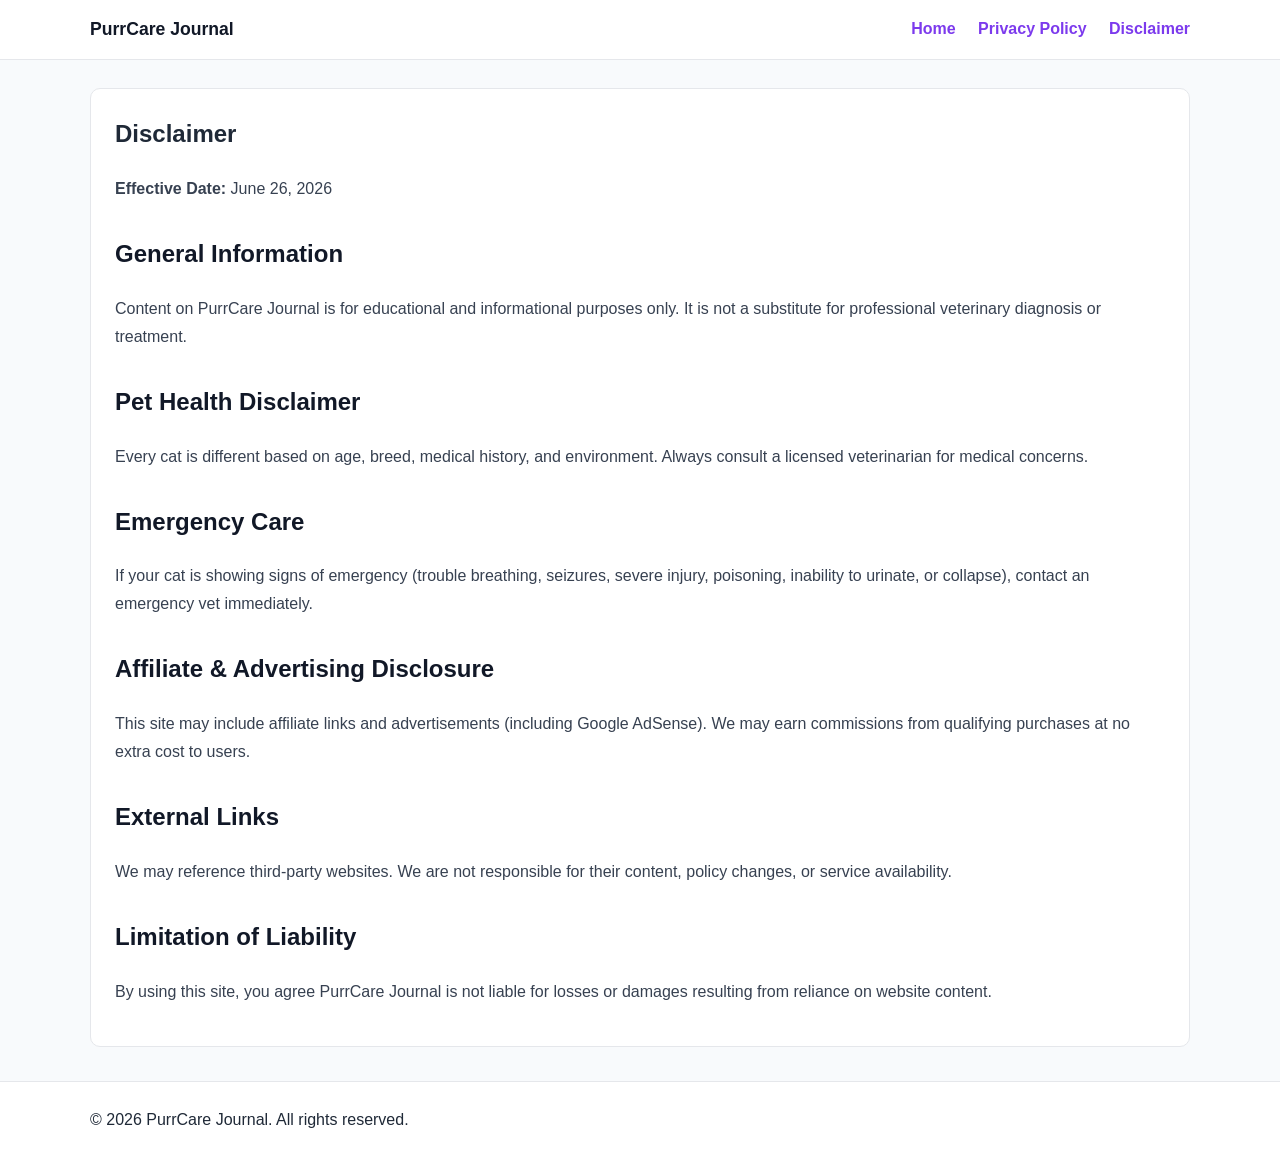
<file: public/disclaimer.html>
<!DOCTYPE html>
<html lang="en">
<head>
  <meta charset="UTF-8" />
  <meta name="viewport" content="width=device-width, initial-scale=1.0" />
  <title>Disclaimer | PurrCare Journal</title>
  <meta name="description" content="Disclaimer for PurrCare Journal." />
  <meta name="robots" content="index, follow" />
  <link rel="canonical" href="https://example.com/disclaimer.html" />
  <link rel="stylesheet" href="style.css" />
</head>
<body>
<header class="site-header">
  <div class="container nav-wrap">
    <a href="index.html" class="logo">PurrCare Journal</a>
    <nav aria-label="Main navigation">
      <a href="index.html">Home</a>
      <a href="privacy-policy.html">Privacy Policy</a>
      <a href="disclaimer.html">Disclaimer</a>
    </nav>
  </div>
</header>

<main class="container">
  <article class="page">
    <h1>Disclaimer</h1>
    <p><strong>Effective Date:</strong> June 26, 2026</p>

    <h2>General Information</h2>
    <p>
      Content on PurrCare Journal is for educational and informational purposes only.
      It is not a substitute for professional veterinary diagnosis or treatment.
    </p>

    <h2>Pet Health Disclaimer</h2>
    <p>
      Every cat is different based on age, breed, medical history, and environment.
      Always consult a licensed veterinarian for medical concerns.
    </p>

    <h2>Emergency Care</h2>
    <p>
      If your cat is showing signs of emergency (trouble breathing, seizures, severe injury,
      poisoning, inability to urinate, or collapse), contact an emergency vet immediately.
    </p>

    <h2>Affiliate & Advertising Disclosure</h2>
    <p>
      This site may include affiliate links and advertisements (including Google AdSense).
      We may earn commissions from qualifying purchases at no extra cost to users.
    </p>

    <h2>External Links</h2>
    <p>
      We may reference third-party websites. We are not responsible for their content,
      policy changes, or service availability.
    </p>

    <h2>Limitation of Liability</h2>
    <p>
      By using this site, you agree PurrCare Journal is not liable for losses or damages
      resulting from reliance on website content.
    </p>
  </article>
</main>

<footer class="site-footer">
  <div class="container">
    <p>© 2026 PurrCare Journal. All rights reserved.</p>
  </div>
</footer>
</body>
</html>
</file>
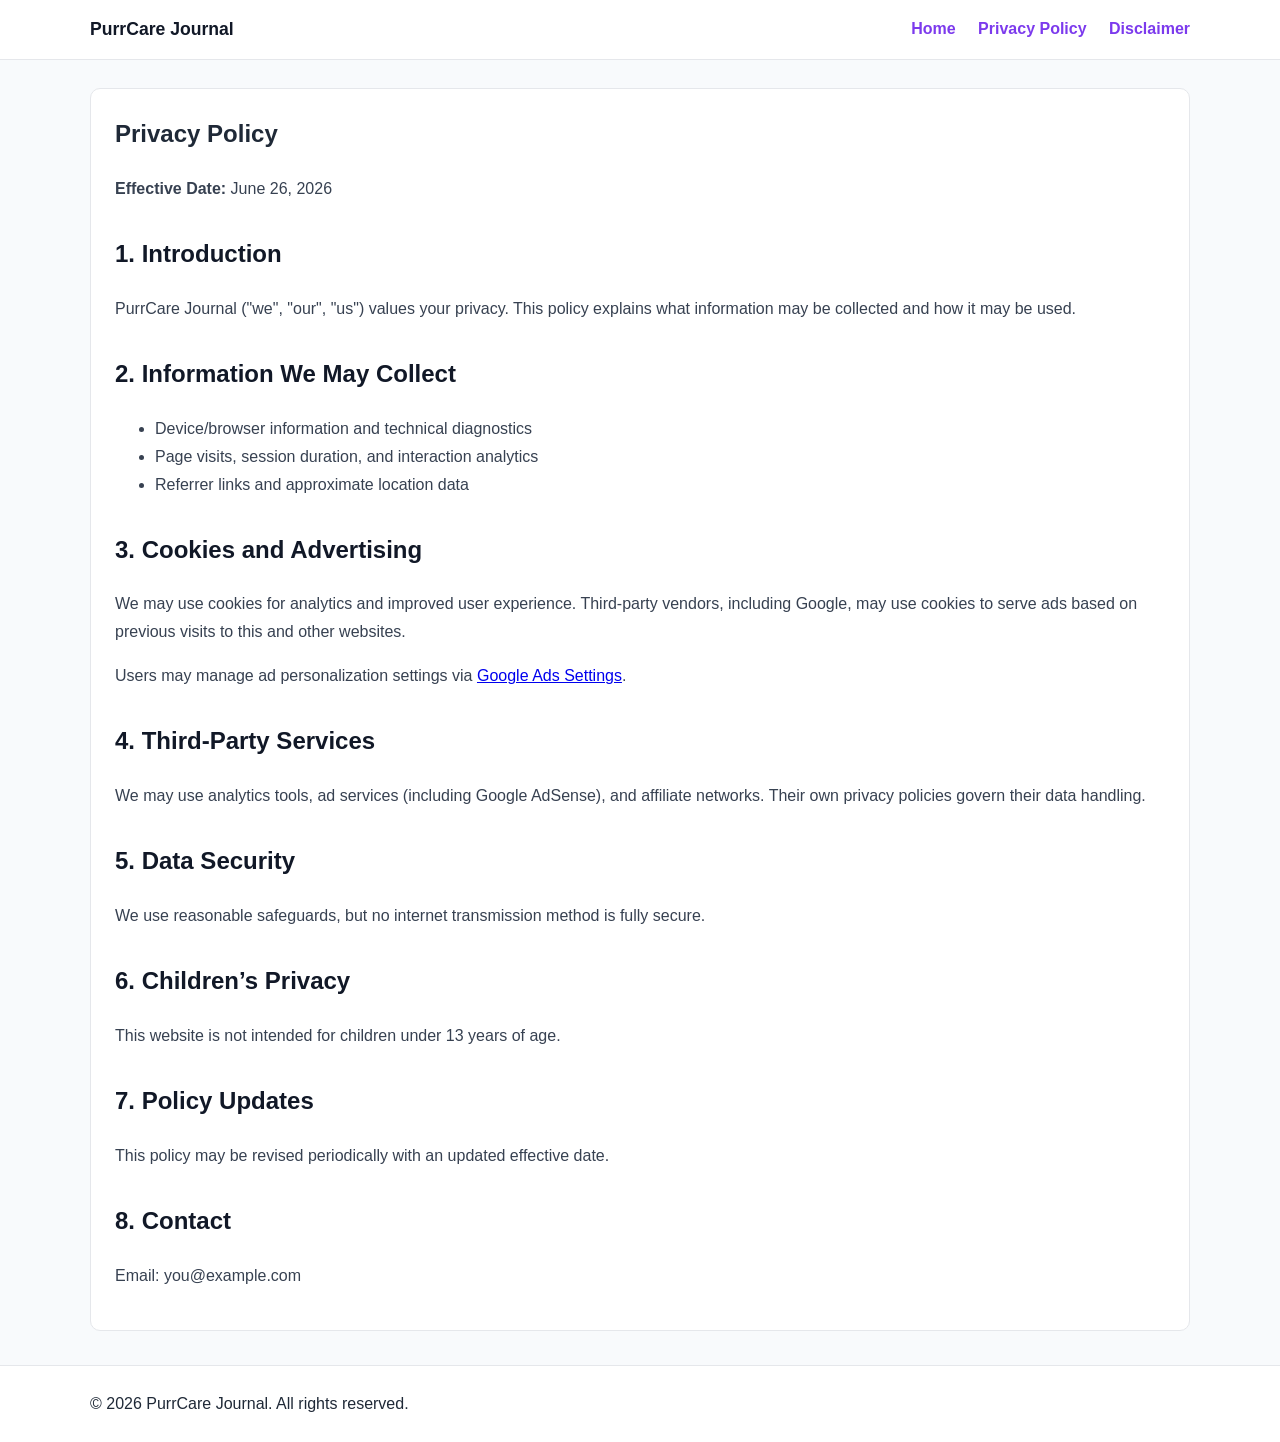
<file: public/privacy-policy.html>
<!DOCTYPE html>
<html lang="en">
<head>
  <meta charset="UTF-8" />
  <meta name="viewport" content="width=device-width, initial-scale=1.0" />
  <title>Privacy Policy | PurrCare Journal</title>
  <meta name="description" content="Privacy Policy for PurrCare Journal." />
  <meta name="robots" content="index, follow" />
  <link rel="canonical" href="https://example.com/privacy-policy.html" />
  <link rel="stylesheet" href="style.css" />
</head>
<body>
<header class="site-header">
  <div class="container nav-wrap">
    <a href="index.html" class="logo">PurrCare Journal</a>
    <nav aria-label="Main navigation">
      <a href="index.html">Home</a>
      <a href="privacy-policy.html">Privacy Policy</a>
      <a href="disclaimer.html">Disclaimer</a>
    </nav>
  </div>
</header>

<main class="container">
  <article class="page">
    <h1>Privacy Policy</h1>
    <p><strong>Effective Date:</strong> June 26, 2026</p>

    <h2>1. Introduction</h2>
    <p>
      PurrCare Journal ("we", "our", "us") values your privacy.
      This policy explains what information may be collected and how it may be used.
    </p>

    <h2>2. Information We May Collect</h2>
    <ul>
      <li>Device/browser information and technical diagnostics</li>
      <li>Page visits, session duration, and interaction analytics</li>
      <li>Referrer links and approximate location data</li>
    </ul>

    <h2>3. Cookies and Advertising</h2>
    <p>
      We may use cookies for analytics and improved user experience. Third-party vendors, including Google,
      may use cookies to serve ads based on previous visits to this and other websites.
    </p>
    <p>
      Users may manage ad personalization settings via
      <a href="https://www.google.com/settings/ads" target="_blank" rel="nofollow noopener">Google Ads Settings</a>.
    </p>

    <h2>4. Third-Party Services</h2>
    <p>
      We may use analytics tools, ad services (including Google AdSense), and affiliate networks.
      Their own privacy policies govern their data handling.
    </p>

    <h2>5. Data Security</h2>
    <p>We use reasonable safeguards, but no internet transmission method is fully secure.</p>

    <h2>6. Children’s Privacy</h2>
    <p>This website is not intended for children under 13 years of age.</p>

    <h2>7. Policy Updates</h2>
    <p>This policy may be revised periodically with an updated effective date.</p>

    <h2>8. Contact</h2>
    <p>Email: you@example.com</p>
  </article>
</main>

<footer class="site-footer">
  <div class="container">
    <p>© 2026 PurrCare Journal. All rights reserved.</p>
  </div>
</footer>
</body>
</html>
</file>
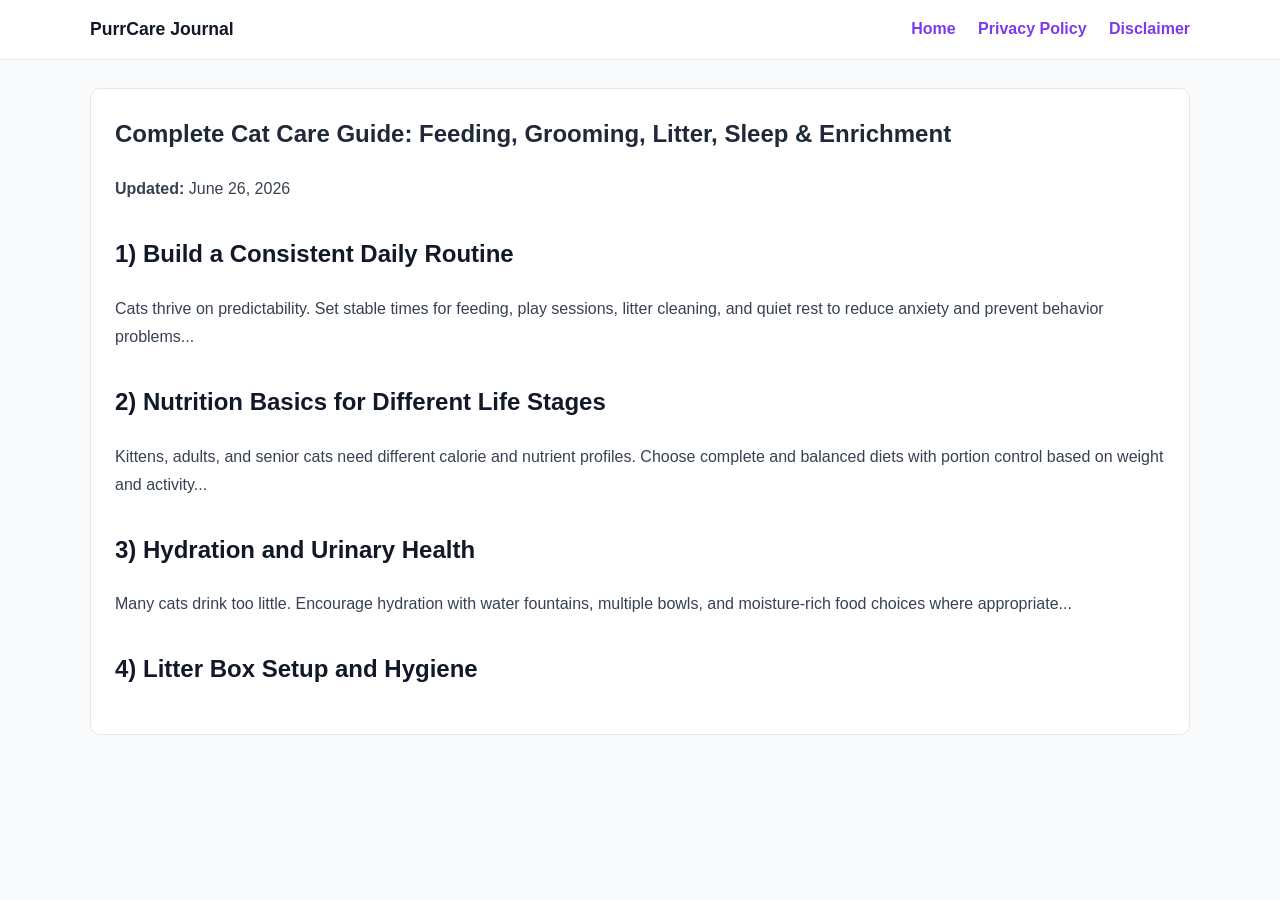
<file: public/articles/cat-care-complete-guide.html>
<!DOCTYPE html>
<html lang="en">
<head>
  <meta charset="UTF-8" />
  <meta name="viewport" content="width=device-width, initial-scale=1.0" />
  <title>Complete Cat Care Guide | PurrCare Journal</title>
  <meta name="description" content="A complete long-form cat care guide covering feeding, grooming, litter habits, health basics, behavior support, and indoor enrichment." />
  <meta name="robots" content="index, follow" />
  <link rel="canonical" href="https://example.com/articles/cat-care-complete-guide.html" />
  <link rel="stylesheet" href="../style.css" />
</head>
<body>
<header class="site-header">
  <div class="container nav-wrap">
    <a href="../index.html" class="logo">PurrCare Journal</a>
    <nav aria-label="Main navigation">
      <a href="../index.html">Home</a>
      <a href="../privacy-policy.html">Privacy Policy</a>
      <a href="../disclaimer.html">Disclaimer</a>
    </nav>
  </div>
</header>

<main class="container">
  <article class="page">
    <h1>Complete Cat Care Guide: Feeding, Grooming, Litter, Sleep & Enrichment</h1>
    <p><strong>Updated:</strong> June 26, 2026</p>

    <h2>1) Build a Consistent Daily Routine</h2>
    <p>
      Cats thrive on predictability. Set stable times for feeding, play sessions, litter cleaning,
      and quiet rest to reduce anxiety and prevent behavior problems...
    </p>

    <h2>2) Nutrition Basics for Different Life Stages</h2>
    <p>
      Kittens, adults, and senior cats need different calorie and nutrient profiles.
      Choose complete and balanced diets with portion control based on weight and activity...
    </p>

    <h2>3) Hydration and Urinary Health</h2>
    <p>
      Many cats drink too little. Encourage hydration with water fountains, multiple bowls,
      and moisture-rich food choices where appropriate...
    </p>

    <h2>4) Litter Box Setup and Hygiene</h2>
    <p*
</file>
<file: public/style.css>
:root{
  --bg:#f8fafc;
  --surface:#ffffff;
  --text:#1f2937;
  --muted:#6b7280;
  --accent:#7c3aed;
  --border:#e5e7eb;
}
*{box-sizing:border-box}
html,body{margin:0;padding:0}
body{
  font-family:Arial, Helvetica, sans-serif;
  color:var(--text);
  background:var(--bg);
  line-height:1.75;
}
.container{width:min(1100px,92%);margin:0 auto}
.site-header{
  background:#fff;
  border-bottom:1px solid var(--border);
}
.nav-wrap{
  display:flex;
  align-items:center;
  justify-content:space-between;
  padding:14px 0;
}
.logo{
  text-decoration:none;
  color:#111827;
  font-weight:700;
  font-size:1.1rem;
}
nav a{
  text-decoration:none;
  color:var(--accent);
  margin-left:18px;
  font-weight:600;
}
nav a:hover{text-decoration:underline}

.hero{padding:34px 0 8px}
.hero h1{margin:0 0 10px;line-height:1.2}
.hero p{margin:0;color:var(--muted)}

h2{margin-top:30px}

.grid{
  display:grid;
  grid-template-columns:repeat(auto-fit,minmax(260px,1fr));
  gap:16px;
}
.card{
  background:var(--surface);
  border:1px solid var(--border);
  border-radius:10px;
  padding:16px;
}
.card h3{margin-top:0;line-height:1.35}
.card a{color:#111827;text-decoration:none}
.card a:hover{color:var(--accent);text-decoration:underline}
.card p{color:var(--muted)}

.info-box ul{
  background:#fff;
  border:1px solid var(--border);
  border-radius:10px;
  padding:16px 24px;
}

.page{
  margin-top:28px;
  background:#fff;
  border:1px solid var(--border);
  border-radius:10px;
  padding:24px;
}
.page h1{margin-top:0}
.page p,.page li{color:#374151}
.page h2{color:#111827}

.site-footer{
  margin-top:34px;
  border-top:1px solid var(--border);
  background:#fff;
}
.site-footer .container{padding:18px 0}
.site-footer p{margin:6px 0}
.site-footer a{color:var(--accent);text-decoration:none}
.site-footer a:hover{text-decoration:underline}
</file>
